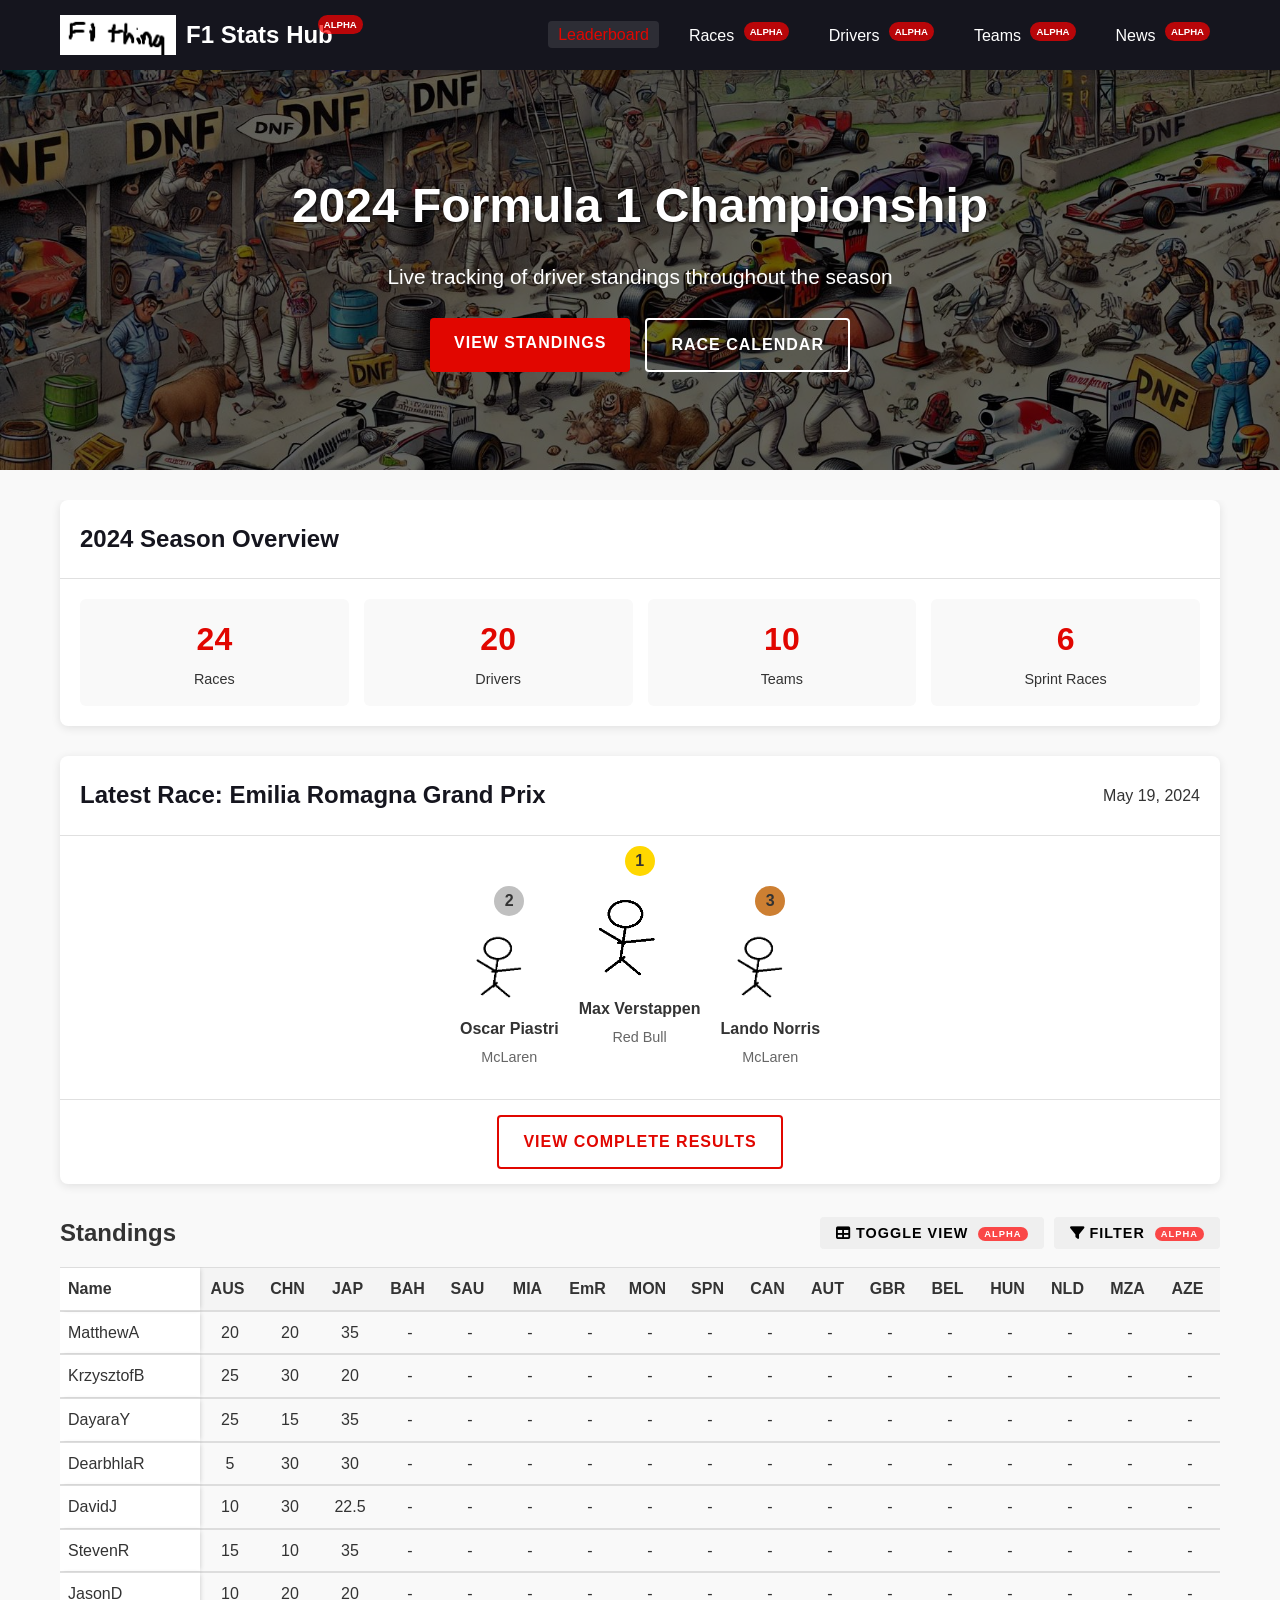
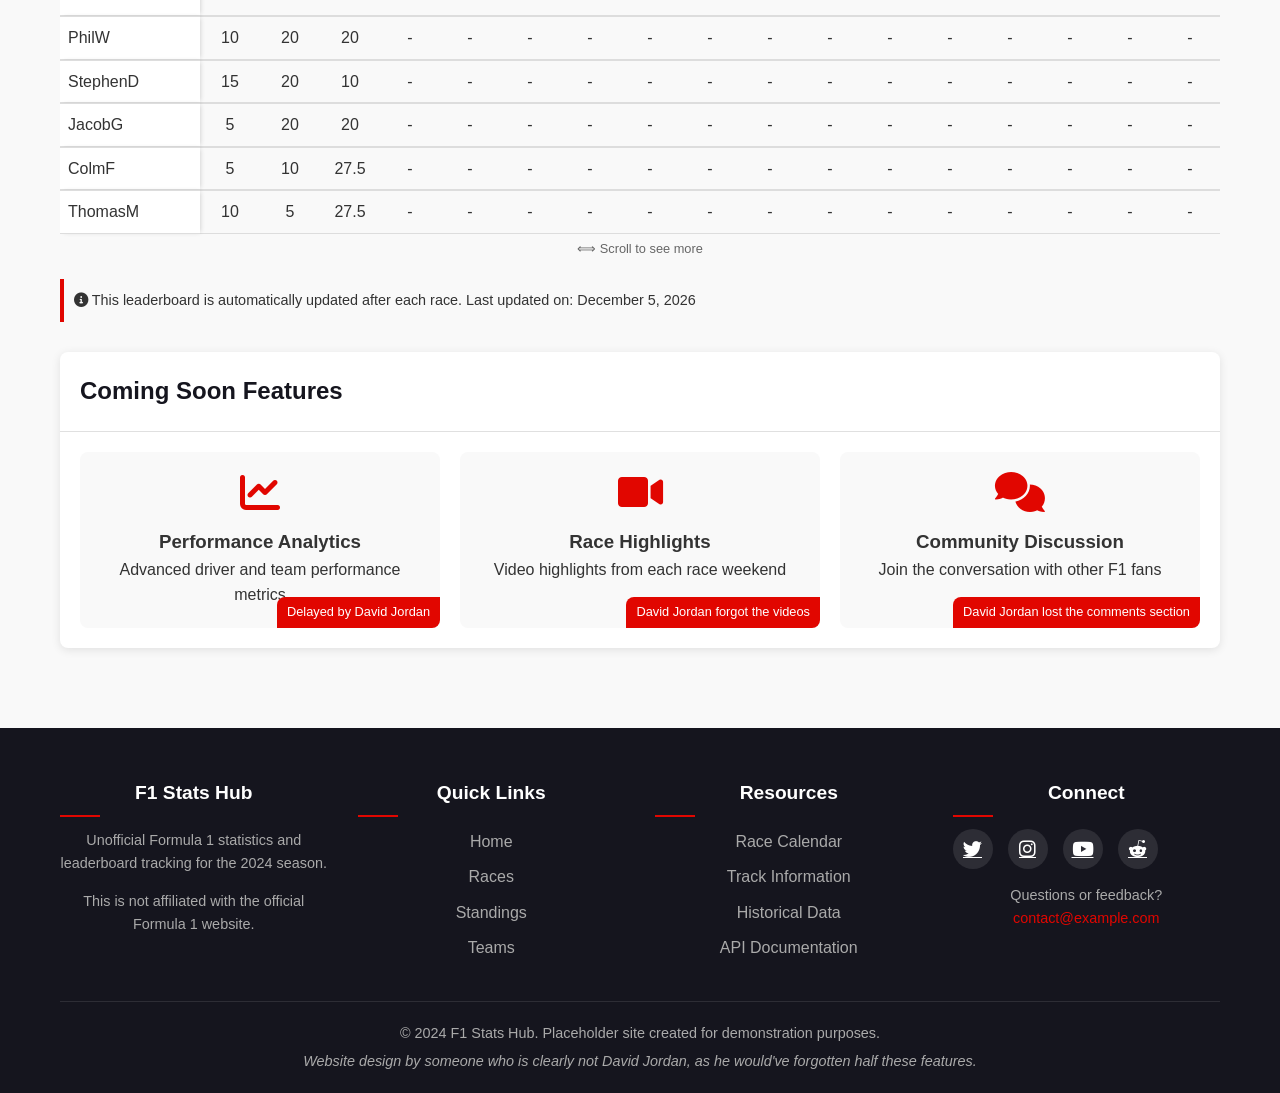
<file: index.html>
<!DOCTYPE html>
<html lang="en">
<head>
    <meta charset="UTF-8">
    <meta name="viewport" content="width=device-width, initial-scale=1.0">
    <title>F1 Leaderboard | Formula 1 2024</title>
    <link rel="stylesheet" href="assets/css/main.css">
    <link rel="stylesheet" href="assets/css/table.css">
    <link rel="stylesheet" href="assets/css/layout.css">
    <!-- Font Awesome for icons -->
    <link rel="stylesheet" href="https://cdnjs.cloudflare.com/ajax/libs/font-awesome/6.0.0/css/all.min.css">
</head>
<body>
    <nav class="main-nav">
        <div class="container">
            <div class="logo">
                <img src="assets/images/f1-logo-placeholder.png" alt="F1 Logo" class="logo-img">
                <span class="logo-text">F1 Stats Hub</span>
                <span class="alpha-tag">alpha</span>
            </div>
            <ul class="nav-links">
                <li><a href="#" class="active">Leaderboard</a></li>
                <li><a href="#">Races <span class="alpha-tag">alpha</span></a></li>
                <li><a href="#">Drivers <span class="alpha-tag">alpha</span></a></li>
                <li><a href="#">Teams <span class="alpha-tag">alpha</span></a></li>
                <li><a href="#">News <span class="alpha-tag">alpha</span></a></li>
            </ul>
            <div class="mobile-menu">
                <i class="fas fa-bars"></i>
            </div>
        </div>
    </nav>

    <!-- Hero Section -->
    <section class="hero">
        <div class="hero-overlay"></div>
        <div class="hero-content">
            <h1>2024 Formula 1 Championship</h1>
            <p>Live tracking of driver standings throughout the season</p>
            <div class="hero-cta">
                <a href="#leaderboard-section" class="btn btn-primary">View Standings</a>
                <a href="#" class="btn btn-secondary">Race Calendar</a>
            </div>
        </div>
    </section>

    <!-- Main Content -->
    <main class="container">
        <!-- Season Overview Card -->
        <section class="season-overview">
            <div class="card">
                <div class="card-header">
                    <h2>2024 Season Overview</h2>
                </div>
                <div class="card-body">
                    <div class="stats-grid">
                        <div class="stat-item">
                            <span class="stat-number">24</span>
                            <span class="stat-label">Races</span>
                        </div>
                        <div class="stat-item">
                            <span class="stat-number">20</span>
                            <span class="stat-label">Drivers</span>
                        </div>
                        <div class="stat-item">
                            <span class="stat-number">10</span>
                            <span class="stat-label">Teams</span>
                        </div>
                        <div class="stat-item">
                            <span class="stat-number">6</span>
                            <span class="stat-label">Sprint Races</span>
                        </div>
                    </div>
                </div>
            </div>
        </section>

        <!-- Latest Race Results Preview -->
        <section class="latest-race">
            <div class="card">
                <div class="card-header">
                    <h2>Latest Race: Emilia Romagna Grand Prix</h2>
                    <span class="date">May 19, 2024</span>
                </div>
                <div class="card-body race-podium">
                    <div class="podium-item podium-second">
                        <div class="position">2</div>
                        <div class="driver-avatar">
                            <img src="assets/images/driver-placeholder.png" alt="Second Place">
                        </div>
                        <div class="driver-name">Oscar Piastri</div>
                        <div class="team">McLaren</div>
                    </div>
                    <div class="podium-item podium-first">
                        <div class="position">1</div>
                        <div class="driver-avatar">
                            <img src="assets/images/driver-placeholder.png" alt="First Place">
                        </div>
                        <div class="driver-name">Max Verstappen</div>
                        <div class="team">Red Bull</div>
                    </div>
                    <div class="podium-item podium-third">
                        <div class="position">3</div>
                        <div class="driver-avatar">
                            <img src="assets/images/driver-placeholder.png" alt="Third Place">
                        </div>
                        <div class="driver-name">Lando Norris</div>
                        <div class="team">McLaren</div>
                    </div>
                </div>
                <div class="card-footer">
                    <a href="#" class="btn btn-outline">View Complete Results</a>
                </div>
            </div>
        </section>

        <!-- Leaderboard Section -->
        <section id="leaderboard-section" class="leaderboard-container">
            <div class="section-header">
                <h2>Standings</h2>
                <div class="section-controls">
                    <button id="toggle-view" class="btn btn-sm">
                        <i class="fas fa-table"></i> Toggle View
                        <span class="alpha-tag">alpha</span>
                    </button>
                    <div class="filter-dropdown">
                        <button class="btn btn-sm dropdown-toggle">
                            <i class="fas fa-filter"></i> Filter
                            <span class="alpha-tag">alpha</span>
                        </button>
                        <div class="dropdown-content">
                            <a href="#">Show All</a>
                            <a href="#">Top 10 Only</a>
                            <a href="#">By Team</a>
                        </div>
                    </div>
                </div>
            </div>
            <div class="table-responsive">
                <table id="leaderboard">
                    <thead>
                        <tr>
                            <th class="sticky-col">Name</th>
                            <th>AUS</th>
                            <th>CHN</th>
                            <th>JAP</th>
                            <th>BAH</th>
                            <th>SAU</th>
                            <th>MIA</th>
                            <th>EmR</th>
                            <th>MON</th>
                            <th>SPN</th>
                            <th>CAN</th>
                            <th>AUT</th>
                            <th>GBR</th>
                            <th>BEL</th>
                            <th>HUN</th>
                            <th>NLD</th>
                            <th>MZA</th>
                            <th>AZE</th>
                            <th>SGP</th>
                            <th>TEX</th>
                            <th>MEX</th>
                            <th>BRA</th>
                            <th>LAS</th>
                            <th>QAT</th>
                            <th>ABU</th>
                            <th>PSQP</th>
                            <th>Points</th>
                            <th>Total</th>
                        </tr>
                    </thead>
                    <tbody>
                        <!-- Leaderboard data will be inserted here by JavaScript -->
                    </tbody>
                </table>
            </div>
            <div class="leaderboard-note">
                <p><i class="fas fa-info-circle"></i> This leaderboard is automatically updated after each race. Last updated on: <span id="last-updated">May 22, 2024</span></p>
            </div>
        </section>

        <!-- Coming Soon Features -->
        <section class="coming-soon">
            <div class="card">
                <div class="card-header">
                    <h2>Coming Soon Features</h2>
                </div>
                <div class="card-body">
                    <div class="feature-list">
                        <div class="feature-item">
                            <i class="fas fa-chart-line"></i>
                            <h3>Performance Analytics</h3>
                            <p>Advanced driver and team performance metrics</p>
                            <span class="blame-tag">Delayed by David Jordan</span>
                        </div>
                        <div class="feature-item">
                            <i class="fas fa-video"></i>
                            <h3>Race Highlights</h3>
                            <p>Video highlights from each race weekend</p>
                            <span class="blame-tag">David Jordan forgot the videos</span>
                        </div>
                        <div class="feature-item">
                            <i class="fas fa-comments"></i>
                            <h3>Community Discussion</h3>
                            <p>Join the conversation with other F1 fans</p>
                            <span class="blame-tag">David Jordan lost the comments section</span>
                        </div>
                    </div>
                </div>
            </div>
        </section>
    </main>

    <!-- Footer -->
    <footer>
        <div class="container">
            <div class="footer-grid">
                <div class="footer-col">
                    <h3>F1 Stats Hub</h3>
                    <p>Unofficial Formula 1 statistics and leaderboard tracking for the 2024 season.</p>
                    <p class="disclaimer">This is not affiliated with the official Formula 1 website.</p>
                </div>
                <div class="footer-col">
                    <h3>Quick Links</h3>
                    <ul>
                        <li><a href="#">Home</a></li>
                        <li><a href="#">Races</a></li>
                        <li><a href="#">Standings</a></li>
                        <li><a href="#">Teams</a></li>
                    </ul>
                </div>
                <div class="footer-col">
                    <h3>Resources</h3>
                    <ul>
                        <li><a href="#">Race Calendar</a></li>
                        <li><a href="#">Track Information</a></li>
                        <li><a href="#">Historical Data</a></li>
                        <li><a href="#">API Documentation</a></li>
                    </ul>
                </div>
                <div class="footer-col">
                    <h3>Connect</h3>
                    <div class="social-icons">
                        <a href="#"><i class="fab fa-twitter"></i></a>
                        <a href="#"><i class="fab fa-instagram"></i></a>
                        <a href="#"><i class="fab fa-youtube"></i></a>
                        <a href="#"><i class="fab fa-reddit-alien"></i></a>
                    </div>
                    <p class="contact">Questions or feedback? <br><a href="mailto:contact@example.com">contact@example.com</a></p>
                </div>
            </div>
            <div class="footer-bottom">
                <p>&copy; 2024 F1 Stats Hub. Placeholder site created for demonstration purposes.</p>
                <p class="credit">Website design by someone who is clearly not David Jordan, as he would've forgotten half these features.</p>
            </div>
        </div>
    </footer>

    <script src="assets/js/leaderboard.js"></script>
    <script src="assets/js/site.js"></script>
</body>
</html>
</file>
<file: assets/css/main.css>
body {
    font-family: 'Arial', sans-serif;
    background-color: #f0f0f0;
    color: #333;
    margin: 0;
    padding: 0;
}

header {
    background-color: #c8102e; /* F1 Red */
    color: white;
    padding: 20px;
    text-align: center;
}

h1 {
    font-size: 2.5em;
    margin: 0;
}

.container {
    width: 80%;
    margin: auto;
    overflow: hidden;
}

footer {
    background-color: #333;
    color: white;
    text-align: center;
    padding: 10px 0;
    position: relative;
    bottom: 0;
    width: 100%;
}

.table-container {
    margin: 20px 0;
    background: white;
    border-radius: 8px;
    box-shadow: 0 2px 10px rgba(0, 0, 0, 0.1);
    overflow: hidden;
}
</file>
<file: assets/css/table.css>
.table {
    width: 100%;
    border-collapse: collapse;
    margin: 20px 0;
    font-size: 1.2em;
    font-family: 'Arial', sans-serif;
    color: #333;
}

.table th, .table td {
    padding: 12px 15px;
    text-align: center;
    border: 1px solid #ddd;
}

.table th {
    background-color: #f2f2f2;
    color: #000;
}

.table tr:nth-child(even) {
    background-color: #f9f9f9;
}

.table tr:hover {
    background-color: #f1f1f1;
}

.table caption {
    font-size: 1.5em;
    margin: 10px 0;
    font-weight: bold;
}

/* Responsive table container */
.table-responsive {
    width: 100%;
    overflow-x: auto;
    overflow-y: hidden;
    -webkit-overflow-scrolling: touch;
    position: relative;
}

/* Base table styles */
#leaderboard {
    width: 100%;
    border-collapse: separate; /* Changed from collapse to separate */
    border-spacing: 0;
    white-space: nowrap;
}

/* Set fixed widths for cells */
#leaderboard th, #leaderboard td {
    padding: 8px;
    text-align: center;
    min-width: 60px; /* Minimum width for race columns */
    border: 1px solid #ddd;
    border-left: none;
    border-right: none;
}

/* Make the Name column wider */
#leaderboard th:first-child, 
#leaderboard td:first-child {
    min-width: 140px;
    max-width: 180px;
    text-align: left;
    background-color: white; /* Ensure background color */
    position: sticky;
    left: 0;
    z-index: 2;
    /* Add shadow for visual separation */
    box-shadow: 2px 0 5px -2px rgba(0,0,0,0.2);
}

/* Make the Points and Total columns slightly wider */
#leaderboard th:nth-last-child(2),
#leaderboard td:nth-last-child(2),
#leaderboard th:last-child,
#leaderboard td:last-child {
    min-width: 80px;
    font-weight: bold;
}

/* Header styling */
#leaderboard thead th {
    background-color: #f4f4f4;
    font-weight: bold;
    position: sticky;
    top: 0;
    z-index: 1;
}

/* First column header needs higher z-index to appear above other headers */
#leaderboard thead th:first-child {
    z-index: 3;
}

/* Zebra striping for rows */
#leaderboard tbody tr:nth-child(even) {
    background-color: #f9f9f9;
}

#leaderboard tbody tr:hover {
    background-color: #f0f0f0;
}

/* Media query for mobile devices */
@media (max-width: 767px) {
    #leaderboard th, #leaderboard td {
        padding: 6px 4px;
        min-width: 45px; /* Smaller on mobile */
        font-size: 0.85em;
    }
    
    #leaderboard th:first-child, 
    #leaderboard td:first-child {
        min-width: 100px;
    }
}

/* Optional: Add horizontal scroll indicator */
.table-responsive::after {
    content: "⟺ Scroll to see more";
    display: block;
    text-align: center;
    padding: 5px;
    font-size: 0.8em;
    color: #666;
}

@media (min-width: 1400px) {
    /* Hide scroll indicator on large screens */
    .table-responsive::after {
        display: none;
    }
}

/* Sort indicators for table headers */
#leaderboard th {
    position: relative;
    cursor: pointer;
    user-select: none;
}

#leaderboard th:hover {
    background-color: #e9e9e9;
}

#leaderboard th .sort-indicator {
    display: inline-block;
    width: 0;
    height: 0;
    margin-left: 5px;
    vertical-align: middle;
}

#leaderboard th.sorted.asc .sort-indicator::after {
    content: "↑";
    color: #333;
}

#leaderboard th.sorted.desc .sort-indicator::after {
    content: "↓";
    color: #333;
}

/* To ensure the sticky column behavior works with sorting */
#leaderboard th.sticky-col {
    z-index: 2;
}

/* Compact View Styles */
#leaderboard.compact-view {
    width: 100%;
    table-layout: fixed;
}

#leaderboard.compact-view th,
#leaderboard.compact-view td {
    white-space: normal;
}

/* Make sure the section header has proper spacing on mobile */
.section-header {
    margin-bottom: 1rem;
}

@media (max-width: 767px) {
    .section-header {
        flex-direction: column;
        align-items: flex-start;
    }
    
    .section-controls {
        margin-top: 10px;
        display: flex;
        width: 100%;
    }
    
    .section-controls .btn {
        flex: 1;
    }
    
    .filter-dropdown {
        flex: 1;
    }
}

/* Alpha feature tag */
.alpha-tag {
    display: inline-block;
    background-color: rgba(255, 0, 0, 0.7);
    color: white;
    font-size: 0.65em;
    padding: 2px 6px;
    border-radius: 10px;
    margin-left: 5px;
    text-transform: uppercase;
    font-weight: bold;
    vertical-align: super;
}

/* Adjust alpha tag position in different contexts */
.logo .alpha-tag {
    position: absolute;
    top: 0;
    right: -30px;
    font-size: 0.6em;
}

.nav-links .alpha-tag {
    font-size: 0.6em;
    vertical-align: super;
}

.btn .alpha-tag {
    vertical-align: middle;
}

/* Make logo relative to contain absolute positioned alpha tag */
.logo {
    display: flex;
    align-items: center;
    position: relative;
}
</file>
<file: assets/css/layout.css>
/* Modern Layout CSS for F1 Leaderboard */

:root {
    --primary-color: #e10600;
    --secondary-color: #1e1e1e;
    --accent-color: #15151e;
    --text-color: #333;
    --light-text: #fff;
    --border-color: #e0e0e0;
    --bg-light: #f9f9f9;
    --bg-dark: #15151e;
    --shadow: 0 2px 10px rgba(0,0,0,0.1);
    --transition: all 0.3s ease;
}

/* Base Styles */
* {
    margin: 0;
    padding: 0;
    box-sizing: border-box;
}

body {
    font-family: 'Roboto', Arial, sans-serif;
    line-height: 1.6;
    color: var(--text-color);
    background-color: var(--bg-light);
}

.container {
    width: 100%;
    max-width: 1200px;
    margin: 0 auto;
    padding: 0 20px;
}

/* Navigation */
.main-nav {
    background-color: var(--bg-dark);
    color: var(--light-text);
    padding: 15px 0;
    position: sticky;
    top: 0;
    z-index: 1000;
    box-shadow: var(--shadow);
}

.main-nav .container {
    display: flex;
    justify-content: space-between;
    align-items: center;
}

.logo {
    display: flex;
    align-items: center;
}

.logo-img {
    height: 40px;
    margin-right: 10px;
}

.logo-text {
    font-size: 1.5rem;
    font-weight: bold;
}

.nav-links {
    display: flex;
    list-style: none;
}

.nav-links li {
    margin-left: 20px;
}

.nav-links a {
    color: var(--light-text);
    text-decoration: none;
    font-weight: 500;
    padding: 5px 10px;
    border-radius: 4px;
    transition: var(--transition);
}

.nav-links a:hover,
.nav-links a.active {
    color: var(--primary-color);
    background-color: rgba(255,255,255,0.1);
}

.mobile-menu {
    display: none;
    font-size: 1.5rem;
    cursor: pointer;
}

/* Hero Section */
.hero {
    height: 400px;
    background-image: url('../images/f1-hero-placeholder.jpg');
    background-size: cover;
    background-position: center;
    position: relative;
    color: var(--light-text);
    display: flex;
    align-items: center;
    justify-content: center;
    text-align: center;
    margin-bottom: 30px;
}

.hero-overlay {
    position: absolute;
    top: 0;
    left: 0;
    width: 100%;
    height: 100%;
    background-color: rgba(0,0,0,0.6);
}

.hero-content {
    position: relative;
    z-index: 1;
    max-width: 800px;
    padding: 0 20px;
}

.hero h1 {
    font-size: 3rem;
    margin-bottom: 15px;
    text-shadow: 1px 1px 3px rgba(0,0,0,0.8);
}

.hero p {
    font-size: 1.3rem;
    margin-bottom: 25px;
}

.hero-cta {
    display: flex;
    justify-content: center;
    gap: 15px;
}

.btn {
    display: inline-block;
    padding: 12px 24px;
    border-radius: 4px;
    text-decoration: none;
    font-weight: 600;
    text-transform: uppercase;
    letter-spacing: 1px;
    transition: var(--transition);
    cursor: pointer;
    border: none;
}

.btn-sm {
    padding: 8px 16px;
    font-size: 0.9rem;
}

.btn-primary {
    background-color: var(--primary-color);
    color: white;
}

.btn-primary:hover {
    background-color: #c00500;
}

.btn-secondary {
    background-color: transparent;
    color: white;
    border: 2px solid white;
}

.btn-secondary:hover {
    background-color: rgba(255,255,255,0.1);
}

.btn-outline {
    border: 2px solid var(--primary-color);
    color: var(--primary-color);
    background-color: transparent;
}

.btn-outline:hover {
    background-color: var(--primary-color);
    color: white;
}

/* Cards */
.card {
    background-color: white;
    border-radius: 8px;
    box-shadow: var(--shadow);
    overflow: hidden;
    margin-bottom: 30px;
}

.card-header {
    padding: 20px;
    border-bottom: 1px solid var(--border-color);
    display: flex;
    justify-content: space-between;
    align-items: center;
}

.card-header h2 {
    font-size: 1.5rem;
    color: var(--accent-color);
}

.card-body {
    padding: 20px;
}

.card-footer {
    padding: 15px 20px;
    border-top: 1px solid var(--border-color);
    text-align: center;
}

/* Stats Grid */
.stats-grid {
    display: grid;
    grid-template-columns: repeat(auto-fit, minmax(120px, 1fr));
    gap: 15px;
    text-align: center;
}

.stat-item {
    padding: 15px;
    background-color: var(--bg-light);
    border-radius: 6px;
}

.stat-number {
    display: block;
    font-size: 2rem;
    font-weight: bold;
    color: var(--primary-color);
}

.stat-label {
    font-size: 0.9rem;
    color: var(--text-color);
}

/* Race Podium */
.race-podium {
    display: flex;
    justify-content: center;
    align-items: flex-end;
    padding: 30px 20px;
    gap: 20px;
}

.podium-item {
    display: flex;
    flex-direction: column;
    align-items: center;
    text-align: center;
}

.podium-first {
    order: 2;
    transform: translateY(-20px);
}

.podium-second {
    order: 1;
}

.podium-third {
    order: 3;
}

.position {
    width: 30px;
    height: 30px;
    border-radius: 50%;
    display: flex;
    justify-content: center;
    align-items: center;
    font-weight: bold;
    margin-bottom: 10px;
}

.podium-first .position {
    background-color: gold;
}

.podium-second .position {
    background-color: silver;
}

.podium-third .position {
    background-color: #cd7f32; /* bronze */
}

.driver-avatar {
    width: 80px;
    height: 80px;
    border-radius: 50%;
    overflow: hidden;
    margin-bottom: 10px;
}

.podium-first .driver-avatar {
    width: 100px;
    height: 100px;
}

.driver-avatar img {
    width: 100%;
    height: 100%;
    object-fit: cover;
}

.driver-name {
    font-weight: bold;
    margin-bottom: 5px;
}

.team {
    font-size: 0.9rem;
    color: #666;
}

/* Leaderboard Section */
.leaderboard-container {
    margin-bottom: 30px;
}

.section-header {
    display: flex;
    justify-content: space-between;
    align-items: center;
    margin-bottom: 15px;
}

.section-controls {
    display: flex;
    gap: 10px;
}

.filter-dropdown {
    position: relative;
    display: inline-block;
}

.dropdown-content {
    display: none;
    position: absolute;
    right: 0;
    background-color: white;
    min-width: 160px;
    box-shadow: var(--shadow);
    z-index: 1;
    border-radius: 4px;
}

.dropdown-content a {
    color: var(--text-color);
    padding: 10px 15px;
    text-decoration: none;
    display: block;
    transition: var(--transition);
}

.dropdown-content a:hover {
    background-color: var(--bg-light);
}

.filter-dropdown:hover .dropdown-content {
    display: block;
}

.leaderboard-note {
    margin-top: 15px;
    padding: 10px;
    background-color: var(--bg-light);
    border-left: 4px solid var(--primary-color);
    font-size: 0.9rem;
}

/* Coming Soon Features */
.feature-list {
    display: grid;
    grid-template-columns: repeat(auto-fit, minmax(250px, 1fr));
    gap: 20px;
}

.feature-item {
    padding: 20px;
    background-color: var(--bg-light);
    border-radius: 8px;
    text-align: center;
    position: relative;
    overflow: hidden;
}

.feature-item i {
    font-size: 2.5rem;
    color: var(--primary-color);
    margin-bottom: 15px;
}

.blame-tag {
    position: absolute;
    bottom: 0;
    right: 0;
    background-color: var(--primary-color);
    color: white;
    padding: 5px 10px;
    font-size: 0.8rem;
    border-top-left-radius: 8px;
}

/* Footer */
footer {
    background-color: var(--bg-dark);
    color: white;
    padding: 50px 0 20px;
    margin-top: 50px;
}

.footer-grid {
    display: grid;
    grid-template-columns: repeat(auto-fit, minmax(200px, 1fr));
    gap: 30px;
    margin-bottom: 30px;
}

.footer-col h3 {
    color: var(--light-text);
    margin-bottom: 20px;
    font-size: 1.2rem;
    position: relative;
}

.footer-col h3::after {
    content: '';
    position: absolute;
    left: 0;
    bottom: -8px;
    width: 40px;
    height: 2px;
    background-color: var(--primary-color);
}

.footer-col p {
    margin-bottom: 15px;
    font-size: 0.9rem;
    color: #aaa;
}

.footer-col ul {
    list-style: none;
}

.footer-col ul li {
    margin-bottom: 10px;
}

.footer-col ul a {
    color: #aaa;
    text-decoration: none;
    transition: var(--transition);
}

.footer-col ul a:hover {
    color: var(--light-text);
    padding-left: 5px;
}

.social-icons {
    display: flex;
    gap: 15px;
    margin-bottom: 15px;
}

.social-icons a {
    display: inline-flex;
    justify-content: center;
    align-items: center;
    width: 40px;
    height: 40px;
    border-radius: 50%;
    background-color: rgba(255,255,255,0.1);
    color: var(--light-text);
    font-size: 1.2rem;
    transition: var(--transition);
}

.social-icons a:hover {
    background-color: var(--primary-color);
    transform: translateY(-3px);
}

.contact a {
    color: var(--primary-color);
    text-decoration: none;
}

.footer-bottom {
    text-align: center;
    padding-top: 20px;
    border-top: 1px solid rgba(255,255,255,0.1);
    font-size: 0.9rem;
    color: #aaa;
}

.credit {
    margin-top: 5px;
    font-style: italic;
}

/* Responsive Design */
@media (max-width: 991px) {
    .hero {
        height: 350px;
    }

    .hero h1 {
        font-size: 2.5rem;
    }

    .podium-first {
        transform: translateY(-10px);
    }
}

@media (max-width: 767px) {
    .nav-links {
        display: none;
    }

    .mobile-menu {
        display: block;
    }

    .hero {
        height: 300px;
    }

    .hero h1 {
        font-size: 2rem;
    }

    .hero p {
        font-size: 1.1rem;
    }

    .section-header {
        flex-direction: column;
        align-items: flex-start;
        gap: 10px;
    }

    .race-podium {
        flex-direction: column;
        align-items: center;
        gap: 30px;
    }

    .podium-first, .podium-second, .podium-third {
        order: unset;
        transform: none;
    }

    .podium-item {
        width: 100%;
        max-width: 200px;
    }
}

@media (max-width: 480px) {
    .hero-cta {
        flex-direction: column;
        gap: 10px;
    }
    
    .blame-tag {
        position: relative;
        display: inline-block;
        margin-top: 10px;
    }
}
</file>
